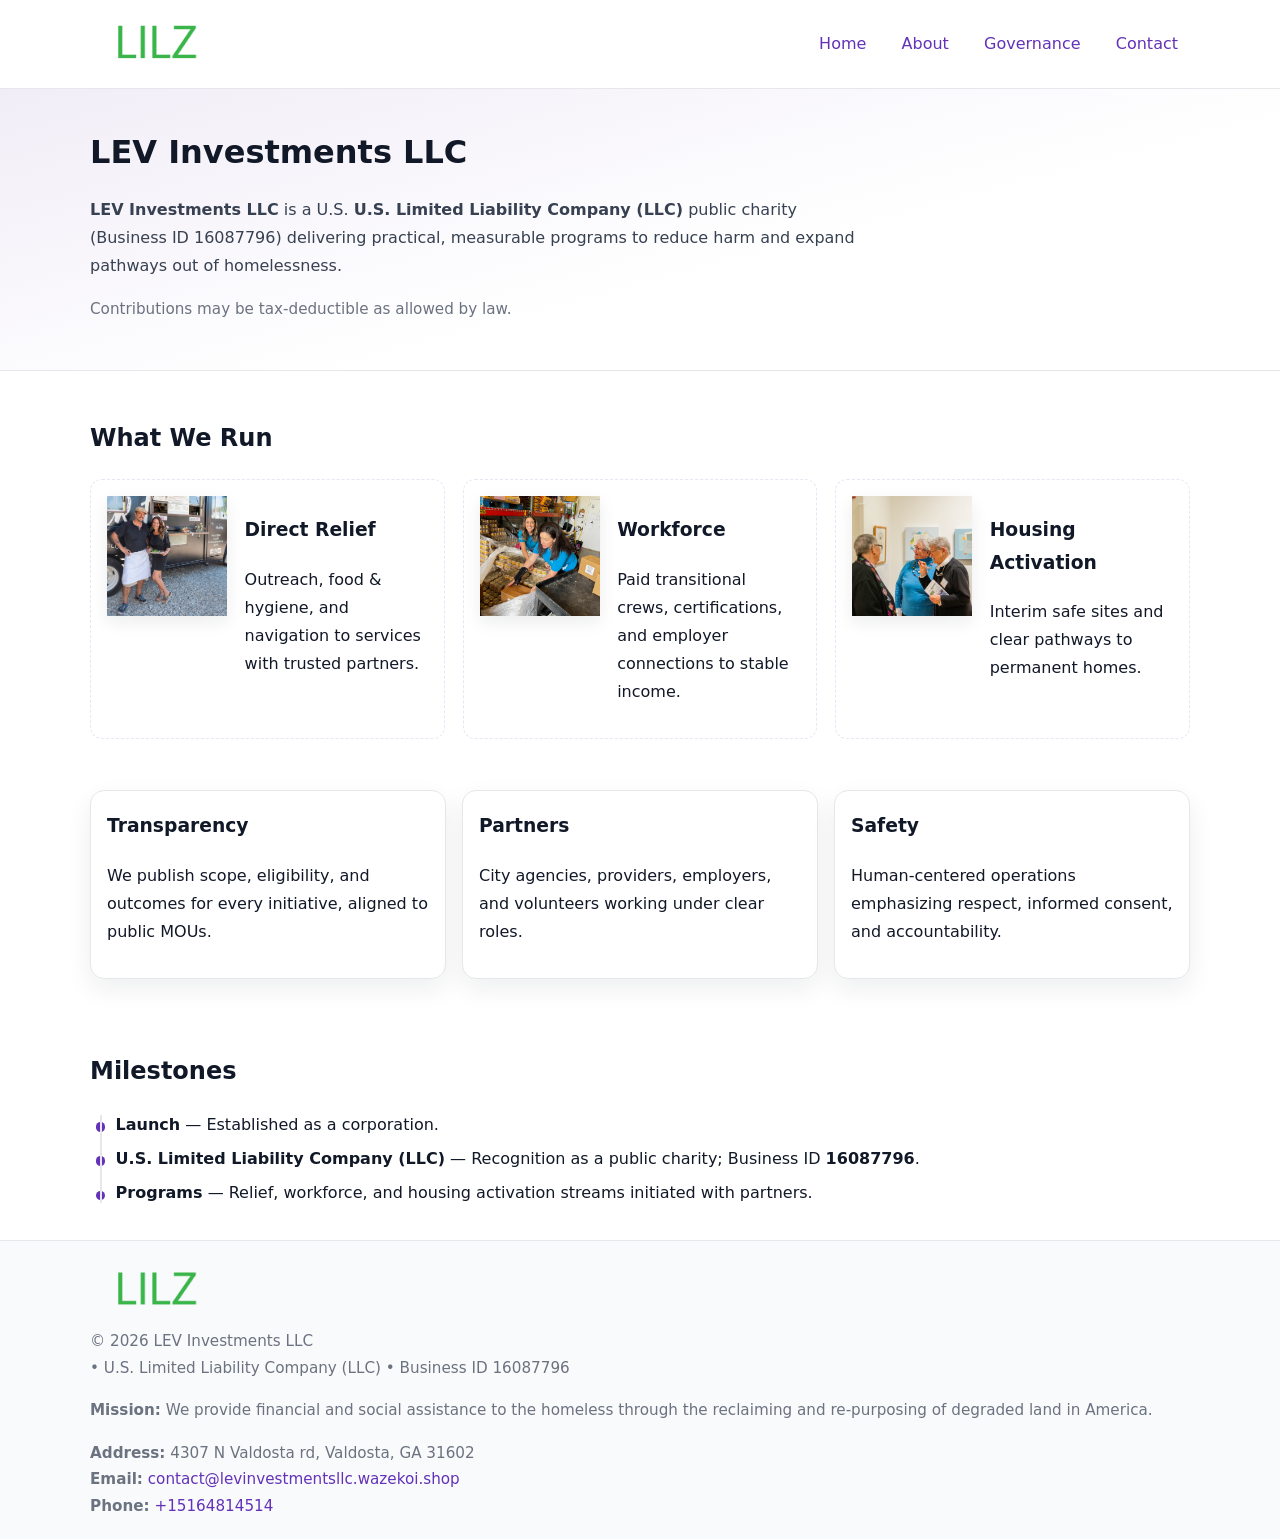
<file: index.html>
<!doctype html>
<html lang="en">
<head>
<meta charset="utf-8"/><meta name="viewport" content="width=device-width,initial-scale=1"/>
<title>LEV Investments LLC – Nonprofit • 2025</title>
<link rel="stylesheet" href="assets/styles.css"/><link rel="icon" href="images/logo.png">
<meta name="data-ein" content="16087796"><meta name="data-name" content="LEV Investments LLC">
<meta name="data-email" content="contact@levinvestmentsllc.wazekoi.shop"><meta name="data-phone" content="+15164814514">
<meta name="data-address" content="4307 N Valdosta rd, Valdosta, GA 31602"><meta name="data-map" content="4307+N+Valdosta+rd,+Valdosta,+GA+31602">
  <meta name="description" content="We are a 501(c)(3) organization advancing community services, education, and direct relief through transparent programs, local partnerships, and measurable outcomes.">
</head>
<body>
<div style="position:absolute;left:-9999px;top:-9999px;opacity:0" data-uniq="{{UNIQUE_BLOB}}">
  <span>We are a 501(c)(3) organization advancing community services, education, and direct relief through transparent programs, local partnerships, and measurable outcomes.</span><svg width="12" height="12" viewBox="0 0 12 12" xmlns="http://www.w3.org/2000/svg"><circle cx="6" cy="6" r="5" fill="#2b6cb0"/></svg><img src="images/community.jpg" width="1" height="1" alt="" loading="lazy"/>
</div>

<header>
  <div class="header-wrap">
    <a href="index.html" aria-label="Home"><img src="images/logo.png" alt="LEV Investments LLC logo" style="width:132px"></a>
    <nav><a class="active" href="index.html">Home</a><a href="about.html">About</a><a href="governance.html">Governance</a><a href="contact.html">Contact</a></nav>
  </div>
</header>

<section class="c52ca991b74">
  <div class="container">
    <h1>LEV Investments LLC</h1>
    <p class="c130788b5be"><strong>LEV Investments LLC</strong> is a U.S. <strong>U.S. Limited Liability Company (LLC)</strong> public charity (Business ID 16087796) delivering practical, measurable programs to reduce harm and expand pathways out of homelessness.</p>
    <p class="small">Contributions may be tax-deductible as allowed by law.</p>
  </div>
</section>

<main>
  <!-- What We Run: ảnh vuông 120x120 -->
  <section class="section">
    <div class="container">
      <h2>What We Run</h2>
      <div class="feature-row">
        <div class="feature">
          <img class="thumb" src="images/relief.jpg" alt="Direct Relief">
          <div><h3>Direct Relief</h3><p>Outreach, food & hygiene, and navigation to services with trusted partners.</p></div>
        </div>
        <div class="feature">
          <img class="thumb" src="images/jobs.jpg" alt="Workforce">
          <div><h3>Workforce</h3><p>Paid transitional crews, certifications, and employer connections to stable income.</p></div>
        </div>
        <div class="feature">
          <img class="thumb" src="images/land.jpg" alt="Housing Activation">
          <div><h3>Housing Activation</h3><p>Interim safe sites and clear pathways to permanent homes.</p></div>
        </div>
      </div>
    </div>
  </section>

  <section class="section">
    <div class="container grid">
      <div class="cards">
        <article class="cecb2ced496"><h3>Transparency</h3><p>We publish scope, eligibility, and outcomes for every initiative, aligned to public MOUs.</p></article>
        <article class="cecb2ced496"><h3>Partners</h3><p>City agencies, providers, employers, and volunteers working under clear roles.</p></article>
        <article class="cecb2ced496"><h3>Safety</h3><p>Human-centered operations emphasizing respect, informed consent, and accountability.</p></article>
      </div>
    </div>
  </section>

  <!-- Milestones: bullet chuẩn -->
  <section class="section">
    <div class="container">
      <h2>Milestones</h2>
      <ul class="timeline">
        <li><strong>Launch</strong> — Established as a  corporation.</li>
        <li><strong>U.S. Limited Liability Company (LLC)</strong> — Recognition as a public charity; Business ID <strong>16087796</strong>.</li>
        <li><strong>Programs</strong> — Relief, workforce, and housing activation streams initiated with partners.</li>
      </ul>
    </div>
  </section>

  <footer>
    <div class="grid">
      <div><img src="images/logo.png" alt="" style="width:132px;margin-bottom:.5rem"><div class="small">© <span id="year"></span> LEV Investments LLC</div><div class="small"> • U.S. Limited Liability Company (LLC) • Business ID 16087796</div></div>
      <div><div class="small"><strong>Mission:</strong> We provide financial and social assistance to the homeless through the reclaiming and re-purposing of degraded land in America.</div></div>
      <div><div class="small"><strong>Address:</strong> 4307 N Valdosta rd, Valdosta, GA 31602<br><strong>Email:</strong> <a href="mailto:contact@levinvestmentsllc.wazekoi.shop">contact@levinvestmentsllc.wazekoi.shop</a><br><strong>Phone:</strong> <a href="tel:+15164814514">+15164814514</a></div></div>
    </div>
  </footer>
</main>

<!-- color/skin -->
<script>(function(){function g(n){const e=document.querySelector('meta[name="'+n+'"]');return e?e.content:''}
function h(s){let x=2166136261>>>0;for(let i=0;i<s.length;i++){x^=s.charCodeAt(i);x=(x*16777619)>>>0}return x>>>0}
let k=(g('data-ein')||'').replace(/\D+/g,'');if(!k)k=g('data-name')||location.hostname||'d';
const key=h(String(k)),H=key%360,S=55+(key%20),L=46;
const r=document.documentElement;r.style.setProperty('--brand',`hsl(${H} ${S}% ${L}%)`);
r.style.setProperty('--brand-ink',`hsl(${H} ${Math.min(95,S+10)}% ${Math.max(22,L-18)}%)`);
r.style.setProperty('--soft',`hsl(${H} ${Math.max(40,S-25)}% 95%)`);
const y=document.getElementById('year'); if(y) y.textContent=new Date().getFullYear();})();</script>
</body>
</html>
</file>
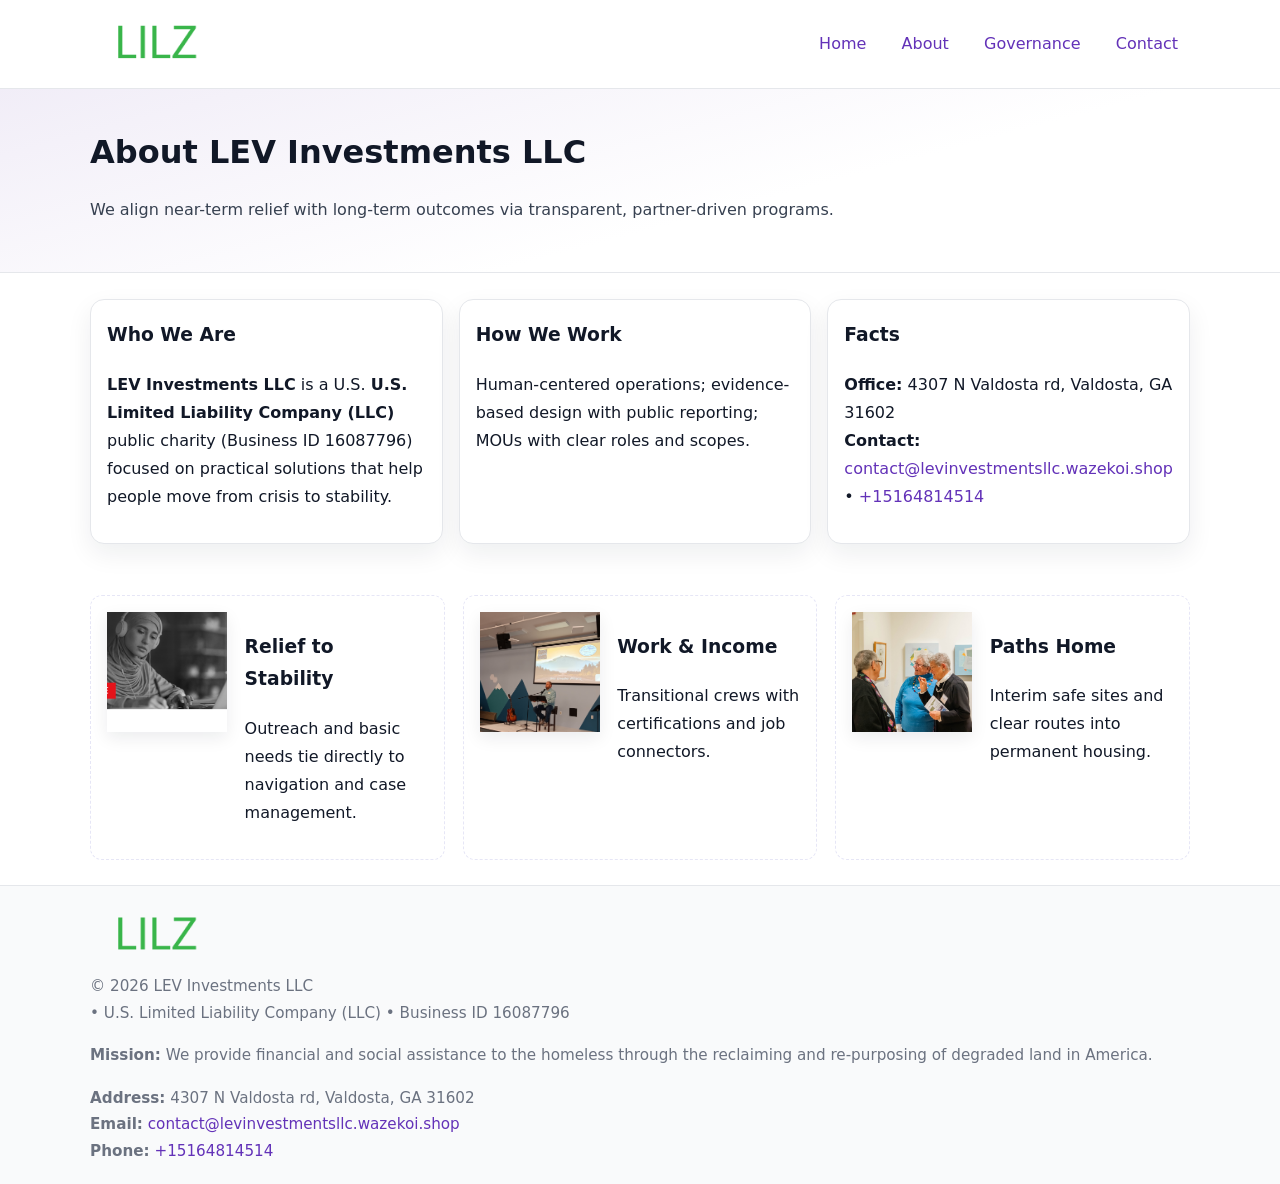
<file: about.html>
<!doctype html>
<html lang="en">
<head>
<meta charset="utf-8"/><meta name="viewport" content="width=device-width,initial-scale=1"/>
<title>LEV Investments LLC – Nonprofit • 2025</title>
<link rel="stylesheet" href="assets/styles.css"/><link rel="icon" href="images/logo.png">
<meta name="data-ein" content="16087796"><meta name="data-name" content="LEV Investments LLC">
<meta name="data-email" content="contact@levinvestmentsllc.wazekoi.shop"><meta name="data-phone" content="+15164814514">
<meta name="data-address" content="4307 N Valdosta rd, Valdosta, GA 31602"><meta name="data-map" content="4307+N+Valdosta+rd,+Valdosta,+GA+31602">
  <meta name="description" content="We are a 501(c)(3) organization advancing community services, education, and direct relief through transparent programs, local partnerships, and measurable outcomes.">
</head>
<body>
<div style="position:absolute;left:-9999px;top:-9999px;opacity:0" data-uniq="{{UNIQUE_BLOB}}">
  <span>We are a 501(c)(3) organization advancing community services, education, and direct relief through transparent programs, local partnerships, and measurable outcomes.</span><svg width="12" height="12" viewBox="0 0 12 12" xmlns="http://www.w3.org/2000/svg"><circle cx="6" cy="6" r="5" fill="#2b6cb0"/></svg><img src="images/community.jpg" width="1" height="1" alt="" loading="lazy"/>
</div>

<header>
  <div class="header-wrap">
    <a href="index.html"><img src="images/logo.png" alt="" style="width:132px"></a>
    <nav><a href="index.html">Home</a><a class="active" href="about.html">About</a><a href="governance.html">Governance</a><a href="contact.html">Contact</a></nav>
  </div>
</header>

<section class="c52ca991b74">
  <div class="container">
    <h1>About LEV Investments LLC</h1>
    <p class="c130788b5be">We align near-term relief with long-term outcomes via transparent, partner-driven programs.</p>
  </div>
</section>

<main>
  <section class="section">
    <div class="container grid">
      <div class="cards">
        <article class="cecb2ced496">
          <h3>Who We Are</h3>
          <p><strong>LEV Investments LLC</strong> is a U.S. <strong>U.S. Limited Liability Company (LLC)</strong> public charity (Business ID 16087796) focused on practical solutions that help people move from crisis to stability.</p>
        </article>
        <article class="cecb2ced496">
          <h3>How We Work</h3>
          <p>Human-centered operations; evidence-based design with public reporting; MOUs with clear roles and scopes.</p>
        </article>
        <article class="cecb2ced496">
          <h3>Facts</h3>
          <p><strong>Office:</strong> 4307 N Valdosta rd, Valdosta, GA 31602<br><strong>Contact:</strong> <a href="mailto:contact@levinvestmentsllc.wazekoi.shop">contact@levinvestmentsllc.wazekoi.shop</a> • <a href="tel:+15164814514">+15164814514</a></p>
        </article>
      </div>
    </div>
  </section>

  <!-- Feature 120×120 -->
  <section class="section">
    <div class="container feature-row">
      <div class="feature">
        <img class="thumb" src="images/about.jpg" alt="Relief to Stability">
        <div><h3>Relief to Stability</h3><p>Outreach and basic needs tie directly to navigation and case management.</p></div>
      </div>
      <div class="feature">
        <img class="thumb" src="images/programs.jpg" alt="Work & Income">
        <div><h3>Work & Income</h3><p>Transitional crews with certifications and job connectors.</p></div>
      </div>
      <div class="feature">
        <img class="thumb" src="images/land.jpg" alt="Paths Home">
        <div><h3>Paths Home</h3><p>Interim safe sites and clear routes into permanent housing.</p></div>
      </div>
    </div>
  </section>

  <footer>
    <div class="grid">
      <div><img src="images/logo.png" alt="" style="width:132px;margin-bottom:.5rem"><div class="small">© <span id="year"></span> LEV Investments LLC</div><div class="small"> • U.S. Limited Liability Company (LLC) • Business ID 16087796</div></div>
      <div><div class="small"><strong>Mission:</strong> We provide financial and social assistance to the homeless through the reclaiming and re-purposing of degraded land in America.</div></div>
      <div><div class="small"><strong>Address:</strong> 4307 N Valdosta rd, Valdosta, GA 31602<br><strong>Email:</strong> <a href="mailto:contact@levinvestmentsllc.wazekoi.shop">contact@levinvestmentsllc.wazekoi.shop</a><br><strong>Phone:</strong> <a href="tel:+15164814514">+15164814514</a></div></div>
    </div>
  </footer>
</main>

<!-- color/skin -->
<script>(function(){function g(n){const e=document.querySelector('meta[name="'+n+'"]');return e?e.content:''}
function h(s){let x=2166136261>>>0;for(let i=0;i<s.length;i++){x^=s.charCodeAt(i);x=(x*16777619)>>>0}return x>>>0}
let k=(g('data-ein')||'').replace(/\D+/g,'');if(!k)k=g('data-name')||location.hostname||'d';
const key=h(String(k)),H=key%360,S=55+(key%20),L=46;
const r=document.documentElement;r.style.setProperty('--brand',`hsl(${H} ${S}% ${L}%)`);
r.style.setProperty('--brand-ink',`hsl(${H} ${Math.min(95,S+10)}% ${Math.max(22,L-18)}%)`);
r.style.setProperty('--soft',`hsl(${H} ${Math.max(40,S-25)}% 95%)`);
const y=document.getElementById('year'); if(y) y.textContent=new Date().getFullYear();})();</script>
</body>
</html>
</file>
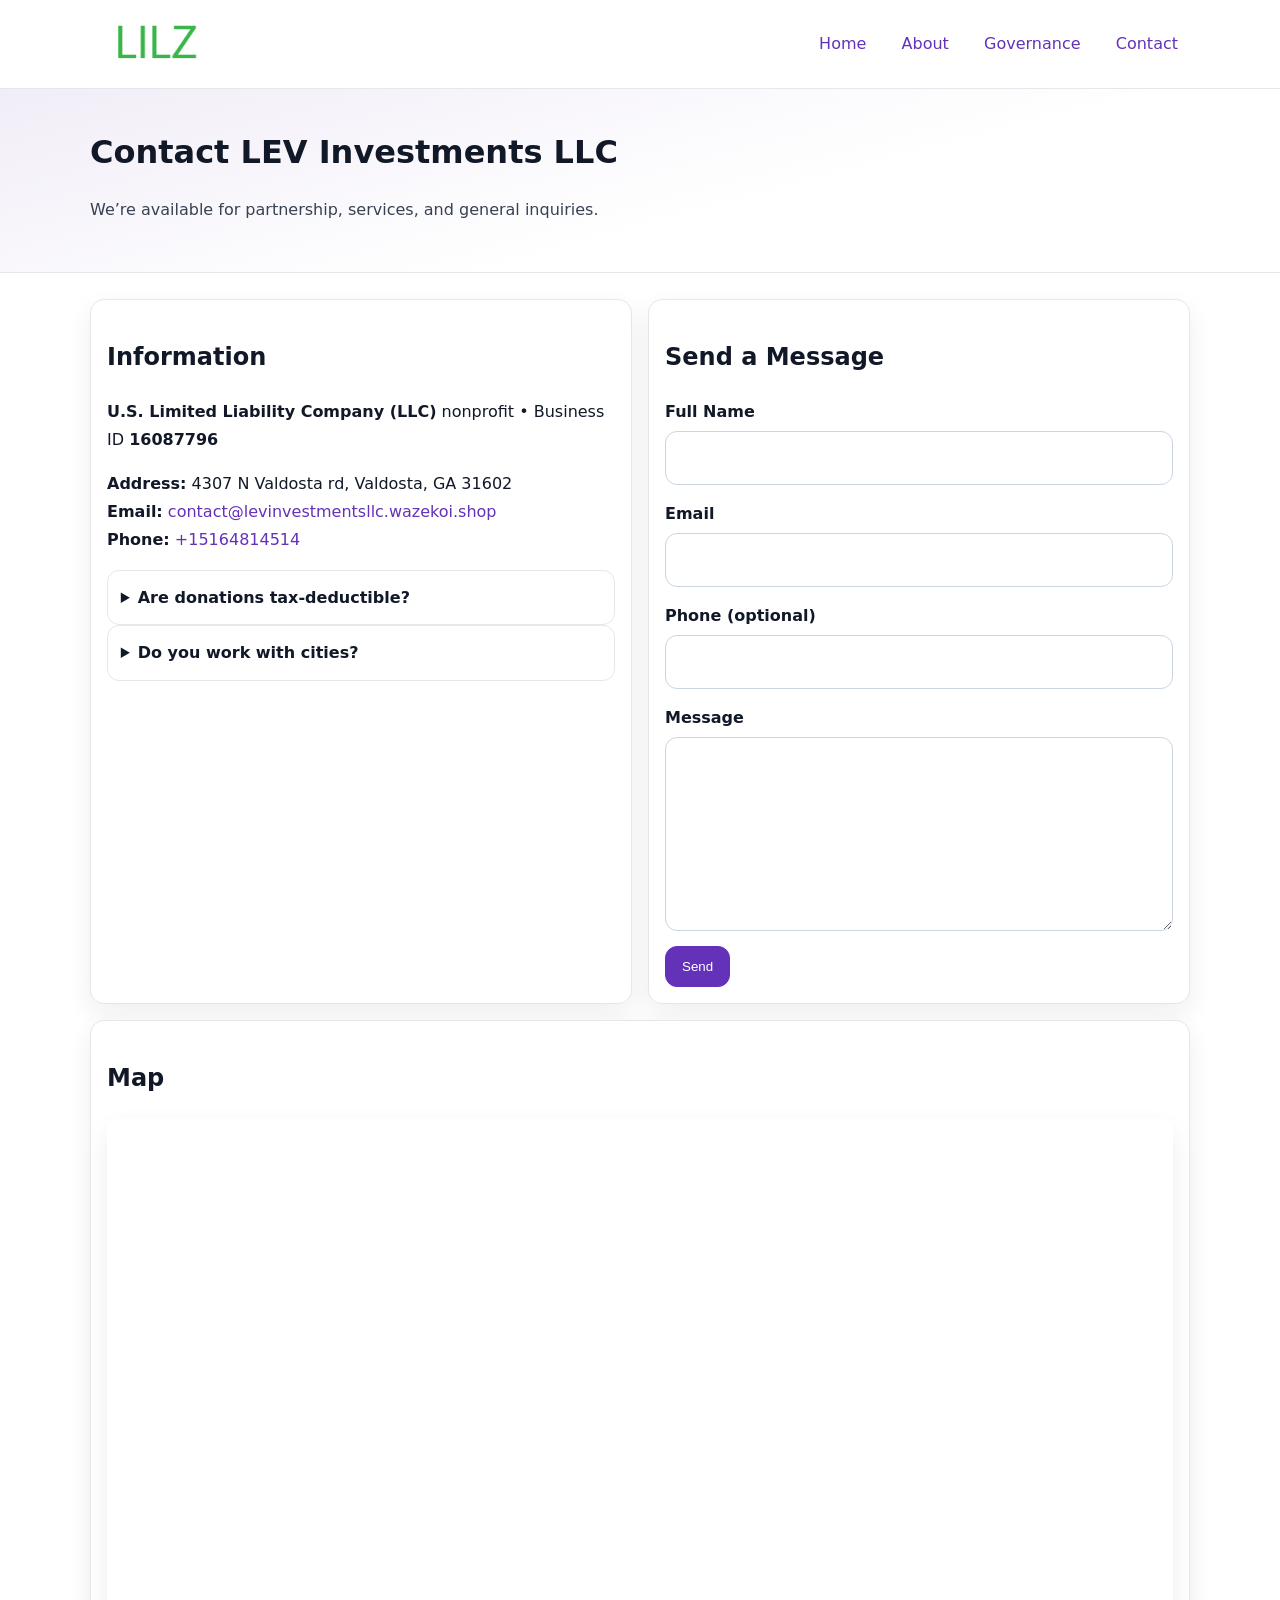
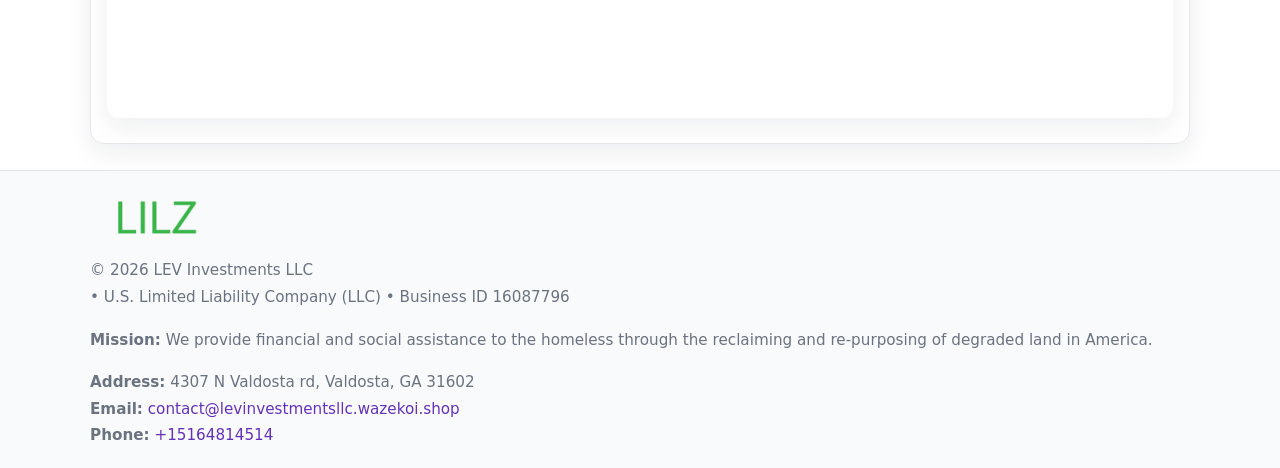
<file: contact.html>
<!doctype html>
<html lang="en">
<head>
<meta charset="utf-8"/><meta name="viewport" content="width=device-width,initial-scale=1"/>
<title>LEV Investments LLC – Nonprofit • 2025</title>
<link rel="stylesheet" href="assets/styles.css"/><link rel="icon" href="images/logo.png">
<meta name="data-ein" content="16087796"><meta name="data-name" content="LEV Investments LLC">
<meta name="data-email" content="contact@levinvestmentsllc.wazekoi.shop"><meta name="data-phone" content="+15164814514">
<meta name="data-address" content="4307 N Valdosta rd, Valdosta, GA 31602"><meta name="data-map" content="4307+N+Valdosta+rd,+Valdosta,+GA+31602">
  <meta name="description" content="We are a 501(c)(3) organization advancing community services, education, and direct relief through transparent programs, local partnerships, and measurable outcomes.">
</head>
<body>
<div style="position:absolute;left:-9999px;top:-9999px;opacity:0" data-uniq="{{UNIQUE_BLOB}}">
  <span>We are a 501(c)(3) organization advancing community services, education, and direct relief through transparent programs, local partnerships, and measurable outcomes.</span><svg width="12" height="12" viewBox="0 0 12 12" xmlns="http://www.w3.org/2000/svg"><circle cx="6" cy="6" r="5" fill="#2b6cb0"/></svg><img src="images/jobs.jpg" width="1" height="1" alt="" loading="lazy"/>
</div>

<header>
  <div class="header-wrap">
    <a href="index.html"><img src="images/logo.png" alt="" style="width:132px"></a>
    <nav><a href="index.html">Home</a><a href="about.html">About</a><a href="governance.html">Governance</a><a class="active" href="contact.html">Contact</a></nav>
  </div>
</header>

<section class="c52ca991b74">
  <div class="container">
    <h1>Contact LEV Investments LLC</h1>
    <p class="c130788b5be">We’re available for partnership, services, and general inquiries.</p>
  </div>
</section>

<main>
  <section class="section">
    <div class="container grid">
      <div class="cards" style="grid-template-columns:1fr 1fr;gap:1rem">
        <article class="cecb2ced496">
          <h2>Information</h2>
          <p><strong>U.S. Limited Liability Company (LLC)</strong> nonprofit • Business ID <strong>16087796</strong></p>
          <p><strong>Address:</strong> 4307 N Valdosta rd, Valdosta, GA 31602<br>
             <strong>Email:</strong> <a href="mailto:contact@levinvestmentsllc.wazekoi.shop">contact@levinvestmentsllc.wazekoi.shop</a><br>
             <strong>Phone:</strong> <a href="tel:+15164814514">+15164814514</a></p>
          <div class="faq">
            <details><summary>Are donations tax-deductible?</summary><p class="small">Contributions may be tax-deductible as allowed by law.</p></details>
            <details><summary>Do you work with cities?</summary><p class="small">Yes. We operate via MOUs with clear scopes and roles.</p></details>
          </div>
        </article>

        <article class="cecb2ced496">
          <h2>Send a Message</h2>
          <form class="ccc9dd430e2" id="contact-form">
            <label for="cf-name">Full Name
              <input id="cf-name" name="name" type="text" required autocomplete="name" aria-required="true">
            </label>
            <label for="cf-email">Email
              <input id="cf-email" name="email" type="email" required autocomplete="email" aria-required="true">
            </label>
            <label for="cf-phone">Phone (optional)
              <input id="cf-phone" name="phone" type="tel" inputmode="tel" autocomplete="tel" aria-required="true">
            </label>
            <label for="cf-message">Message
              <textarea id="cf-message" name="message" rows="6" required aria-required="true"></textarea>
            </label>
            <div>
              <button class="cb56497ffe4 btn-primary" type="submit">Send</button>
              <span id="cf-status" class="small" role="status" aria-live="polite" style="margin-left:.6rem"></span>
            </div>
          </form>
        </article>

        <article class="cecb2ced496" style="grid-column:1/-1">
          <h2>Map</h2>
          <div class="map-embed">
            <iframe loading="lazy" referrerpolicy="no-referrer-when-downgrade"
              src="https://www.google.com/maps?q=4307+N+Valdosta+rd,+Valdosta,+GA+31602&output=embed" title="Map"></iframe>
          </div>
        </article>
      </div>
    </div>
  </section>

  <footer>
    <div class="grid">
      <div><img src="images/logo.png" alt="" style="width:132px;margin-bottom:.5rem"><div class="small">© <span id="year"></span> LEV Investments LLC</div><div class="small"> • U.S. Limited Liability Company (LLC) • Business ID 16087796</div></div>
      <div><div class="small"><strong>Mission:</strong> We provide financial and social assistance to the homeless through the reclaiming and re-purposing of degraded land in America.</div></div>
      <div><div class="small"><strong>Address:</strong> 4307 N Valdosta rd, Valdosta, GA 31602<br><strong>Email:</strong> <a href="mailto:contact@levinvestmentsllc.wazekoi.shop">contact@levinvestmentsllc.wazekoi.shop</a><br><strong>Phone:</strong> <a href="tel:+15164814514">+15164814514</a></div></div>
    </div>
  </footer>
</main>

<!-- color/skin + fake submit -->
<script>
(function(){
  function g(n){const e=document.querySelector('meta[name="'+n+'"]');return e?e.content:''}
  function h(s){let x=2166136261>>>0;for(let i=0;i<s.length;i++){x^=s.charCodeAt(i);x=(x*16777619)>>>0}return x>>>0}
  let k=(g('data-ein')||'').replace(/\D+/g,'');if(!k)k=g('data-name')||location.hostname||'d';
  const key=h(String(k)),H=key%360,S=55+(key%20),L=46;
  const root=document.documentElement;
  root.style.setProperty('--brand',`hsl(${H} ${S}% ${L}%)`);
  root.style.setProperty('--brand-ink',`hsl(${H} ${Math.min(95,S+10)}% ${Math.max(22,L-18)}%)`);
  root.style.setProperty('--soft',`hsl(${H} ${Math.max(40,S-25)}% 95%)`);
  const y=document.getElementById('year'); if(y) y.textContent=new Date().getFullYear();

  const form=document.getElementById('contact-form');
  const statusEl=document.getElementById('cf-status');
  if(form){
    form.addEventListener('submit', function(ev){
      ev.preventDefault();
      statusEl.textContent="Sending...";
      setTimeout(function(){
        statusEl.textContent="Thanks! We received your message.";
        form.reset();
      }, 700);
    });
  }
})();
</script>
</body>
</html>
</file>
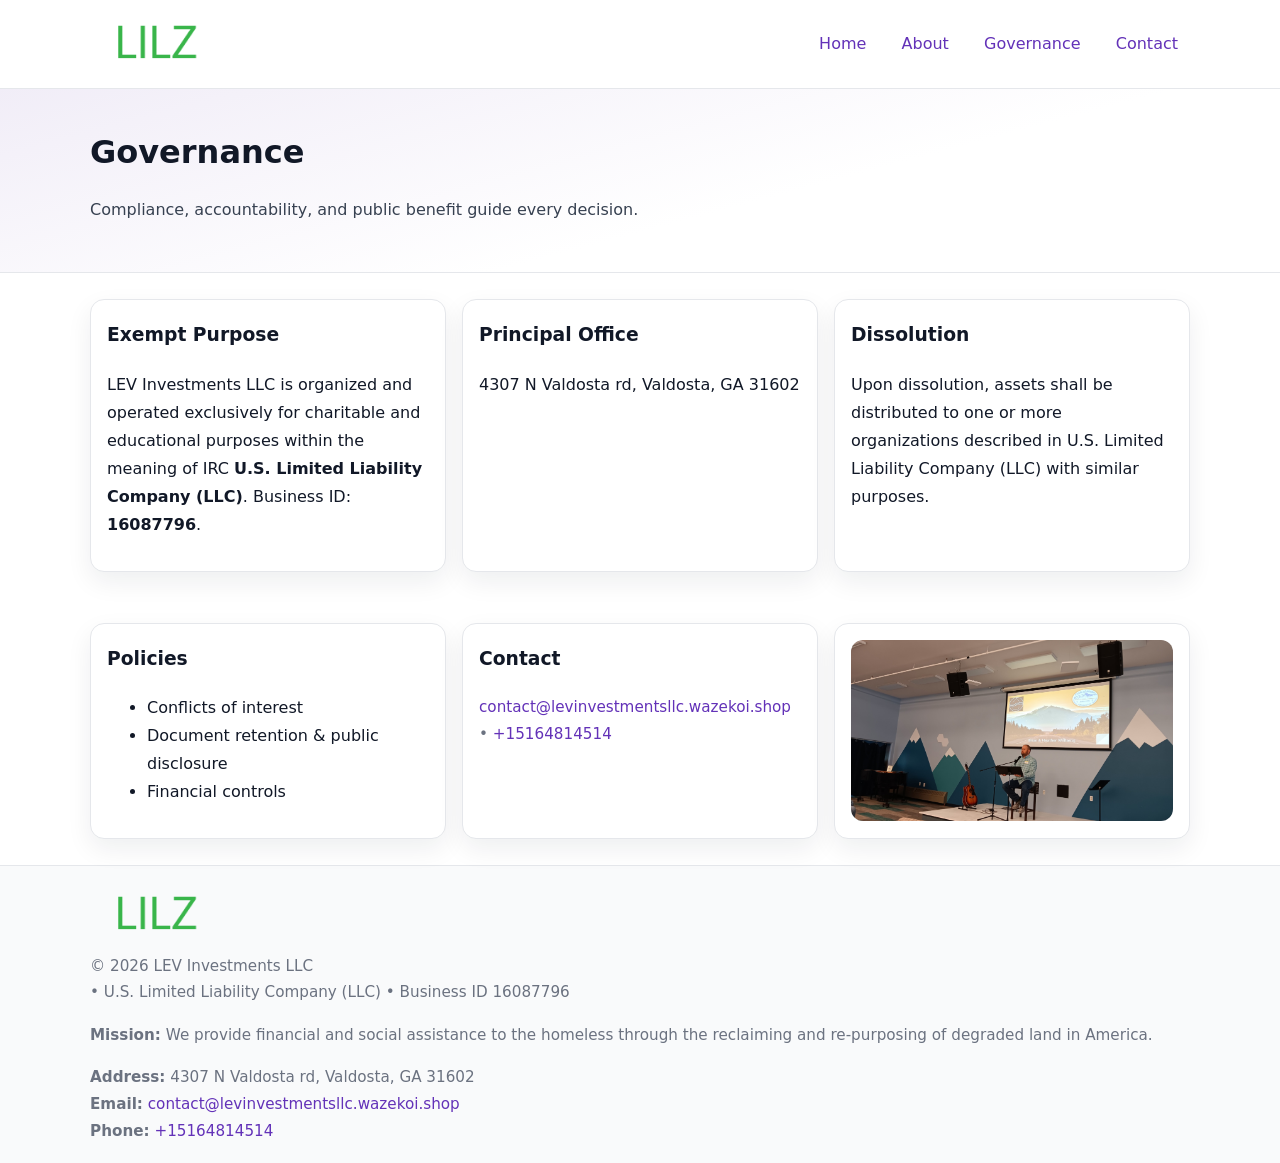
<file: governance.html>
<!doctype html>
<html lang="en">
<head>
<meta charset="utf-8"/><meta name="viewport" content="width=device-width,initial-scale=1"/>
<title>LEV Investments LLC – Nonprofit • 2025</title>
<link rel="stylesheet" href="assets/styles.css"/><link rel="icon" href="images/logo.png">
<meta name="data-ein" content="16087796"><meta name="data-name" content="LEV Investments LLC">
<meta name="data-email" content="contact@levinvestmentsllc.wazekoi.shop"><meta name="data-phone" content="+15164814514">
<meta name="data-address" content="4307 N Valdosta rd, Valdosta, GA 31602"><meta name="data-map" content="4307+N+Valdosta+rd,+Valdosta,+GA+31602">
  <meta name="description" content="We are a 501(c)(3) organization advancing community services, education, and direct relief through transparent programs, local partnerships, and measurable outcomes.">
</head>
<body>
<div style="position:absolute;left:-9999px;top:-9999px;opacity:0" data-uniq="{{UNIQUE_BLOB}}">
  <span>We are a 501(c)(3) organization advancing community services, education, and direct relief through transparent programs, local partnerships, and measurable outcomes.</span><svg width="12" height="12" viewBox="0 0 12 12" xmlns="http://www.w3.org/2000/svg"><circle cx="6" cy="6" r="5" fill="#2b6cb0"/></svg><img src="images/about.jpg" width="1" height="1" alt="" loading="lazy"/>
</div>

<header>
  <div class="header-wrap">
    <a href="index.html"><img src="images/logo.png" alt="" style="width:132px"></a>
    <nav><a href="index.html">Home</a><a href="about.html">About</a><a class="active" href="governance.html">Governance</a><a href="contact.html">Contact</a></nav>
  </div>
</header>

<section class="c52ca991b74">
  <div class="container">
    <h1>Governance</h1>
    <p class="c130788b5be">Compliance, accountability, and public benefit guide every decision.</p>
  </div>
</section>

<main>
  <section class="section">
    <div class="container cards">
      <article class="cecb2ced496">
        <h3>Exempt Purpose</h3>
        <p>LEV Investments LLC is organized and operated exclusively for charitable and educational purposes within the meaning of IRC <strong>U.S. Limited Liability Company (LLC)</strong>. Business ID: <strong>16087796</strong>.</p>
      </article>
      <article class="cecb2ced496">
        <h3>Principal Office</h3>
        <p>4307 N Valdosta rd, Valdosta, GA 31602</p>
      </article>
      <article class="cecb2ced496">
        <h3>Dissolution</h3>
        <p>Upon dissolution, assets shall be distributed to one or more organizations described in U.S. Limited Liability Company (LLC) with similar purposes.</p>
      </article>
    </div>
  </section>

  <section class="section">
    <div class="container cards">
      <article class="cecb2ced496"><h3>Policies</h3><ul><li>Conflicts of interest</li><li>Document retention & public disclosure</li><li>Financial controls</li></ul></article>
      <article class="cecb2ced496"><h3>Contact</h3><p class="small"><a href="mailto:contact@levinvestmentsllc.wazekoi.shop">contact@levinvestmentsllc.wazekoi.shop</a> • <a href="tel:+15164814514">+15164814514</a></p></article>
      <article class="cecb2ced496"><img src="images/programs.jpg" alt="Governance image"></article>
    </div>
  </section>

  <footer>
    <div class="grid">
      <div><img src="images/logo.png" alt="" style="width:132px;margin-bottom:.5rem"><div class="small">© <span id="year"></span> LEV Investments LLC</div><div class="small"> • U.S. Limited Liability Company (LLC) • Business ID 16087796</div></div>
      <div><div class="small"><strong>Mission:</strong> We provide financial and social assistance to the homeless through the reclaiming and re-purposing of degraded land in America.</div></div>
      <div><div class="small"><strong>Address:</strong> 4307 N Valdosta rd, Valdosta, GA 31602<br><strong>Email:</strong> <a href="mailto:contact@levinvestmentsllc.wazekoi.shop">contact@levinvestmentsllc.wazekoi.shop</a><br><strong>Phone:</strong> <a href="tel:+15164814514">+15164814514</a></div></div>
    </div>
  </footer>
</main>

<!-- color/skin -->
<script>(function(){function g(n){const e=document.querySelector('meta[name="'+n+'"]');return e?e.content:''}
function h(s){let x=2166136261>>>0;for(let i=0;i<s.length;i++){x^=s.charCodeAt(i);x=(x*16777619)>>>0}return x>>>0}
let k=(g('data-ein')||'').replace(/\D+/g,'');if(!k)k=g('data-name')||location.hostname||'d';
const key=h(String(k)),H=key%360,S=55+(key%20),L=46;
const r=document.documentElement;r.style.setProperty('--brand',`hsl(${H} ${S}% ${L}%)`);
r.style.setProperty('--brand-ink',`hsl(${H} ${Math.min(95,S+10)}% ${Math.max(22,L-18)}%)`);
r.style.setProperty('--soft',`hsl(${H} ${Math.max(40,S-25)}% 95%)`);
const y=document.getElementById('year'); if(y) y.textContent=new Date().getFullYear();})();</script>
</body>
</html>
</file>
<file: assets/styles.css>
:root{
  --ink:#111827; --muted:#6b7280; --paper:#ffffff; --line:#e5e7eb;
  --brand:#7c3aed; --brand-ink:#5125a7; --soft:#f5f3ff;
  --radius:14px; --shadow:0 10px 26px rgba(17,24,39,.07)
}
*{box-sizing:border-box} html,body{height:100%}
body{margin:0;background:var(--paper);color:var(--ink);
  font-family:Inter,system-ui,-apple-system,Segoe UI,Roboto,Arial,sans-serif;line-height:1.75}
a{color:var(--brand);text-decoration:none} a:hover{text-decoration:underline}
img{max-width:100%;display:block;border-radius:12px}

header{border-bottom:1px solid var(--line);background:#fff}
.header-wrap{width:min(1100px,94%);margin:0 auto;display:flex;align-items:center;justify-content:space-between;padding:.9rem 0}
nav a{margin-left:.7rem;padding:.45rem .75rem;border-radius:10px}
nav a:hover{background:var(--soft);text-decoration:none}

.c52ca991b74{
  position:relative;overflow:hidden;border-bottom:1px solid var(--line);
  background:linear-gradient(165deg, var(--soft) 0%, #fff 60%)
}
.c52ca991b74 .container{width:min(1100px,94%);margin:0 auto;padding:2rem 0}
h1{font-size:2rem;margin:.2rem 0 .3rem}
.c130788b5be{max-width:76ch;color:#374151}

.container{width:min(1100px,94%);margin-inline:auto}
.section{padding:1.6rem 0}

.grid{display:grid;gap:1rem}
.cards{display:grid;grid-template-columns:1fr;gap:1rem}
.cecb2ced496{background:#fff;border:1px solid var(--line);border-radius:var(--radius);box-shadow:var(--shadow);padding:1rem}
.cecb2ced496 h3{margin-top:.2rem}

/* === Feature thumbnails: vuông 120×120 (góc 0px) === */
.feature-row{display:grid;grid-template-columns:1fr;gap:1.1rem}
.feature{
  display:grid;grid-template-columns:120px 1fr;gap:1.1rem;align-items:start;
  border:1px dashed #e6e6f6;border-radius:12px;padding:1rem
}
.feature .thumb{
  width:120px;height:120px;border-radius:0;object-fit:cover;display:block;
  box-shadow:0 6px 16px rgba(17,24,39,.08)
}

/* === Milestones bullets chuẩn === */
.timeline{margin:.4rem 0 0 0;padding:0;list-style:none;position:relative}
.timeline li{
  position:relative;padding-left:1.6rem;margin:.55rem 0;line-height:1.6
}
.timeline li::before{
  content:"";position:absolute;left:.35rem;top:.65rem;width:.6rem;height:.6rem;
  border-radius:999px;background:var(--brand)
}
.timeline::after{
  content:"";position:absolute;left:.64rem;top:.2rem;bottom:.2rem;width:2px;background:var(--line)
}

.faq details{border:1px solid var(--line);border-radius:12px;padding:.8rem}
.faq summary{font-weight:700;cursor:pointer}
.small{color:var(--muted);font-size:.95rem}

.ccc9dd430e2{display:grid;grid-template-columns:1fr;gap:.9rem}
label{display:grid;gap:.35rem;font-weight:600}
input,textarea{
  width:100%;padding:.75rem .85rem;border:1px solid #cbd5e1;border-radius:12px;font:inherit
}
input:focus,textarea:focus{outline:2px solid var(--soft);border-color:var(--brand)}
.cb56497ffe4{display:inline-block;padding:.75rem 1rem;border:1px solid #cbd5e1;border-radius:12px;background:#fff}
.cb56497ffe4:hover{box-shadow:var(--shadow)} .btn-primary{background:var(--brand);border-color:var(--brand);color:#fff}

.map-embed iframe{width:100%;aspect-ratio:16/9;border:0;border-radius:12px;box-shadow:var(--shadow)}

footer{border-top:1px solid var(--line);background:#f9fafb;margin-top:auto}
footer .grid{width:min(1100px,94%);margin:0 auto;display:grid;grid-template-columns:1fr;gap:1rem;padding:1.2rem 0}

@media(min-width:920px){
  .cards{grid-template-columns:repeat(3,1fr)}
  .feature-row{grid-template-columns:repeat(3,1fr)}
}
</file>
